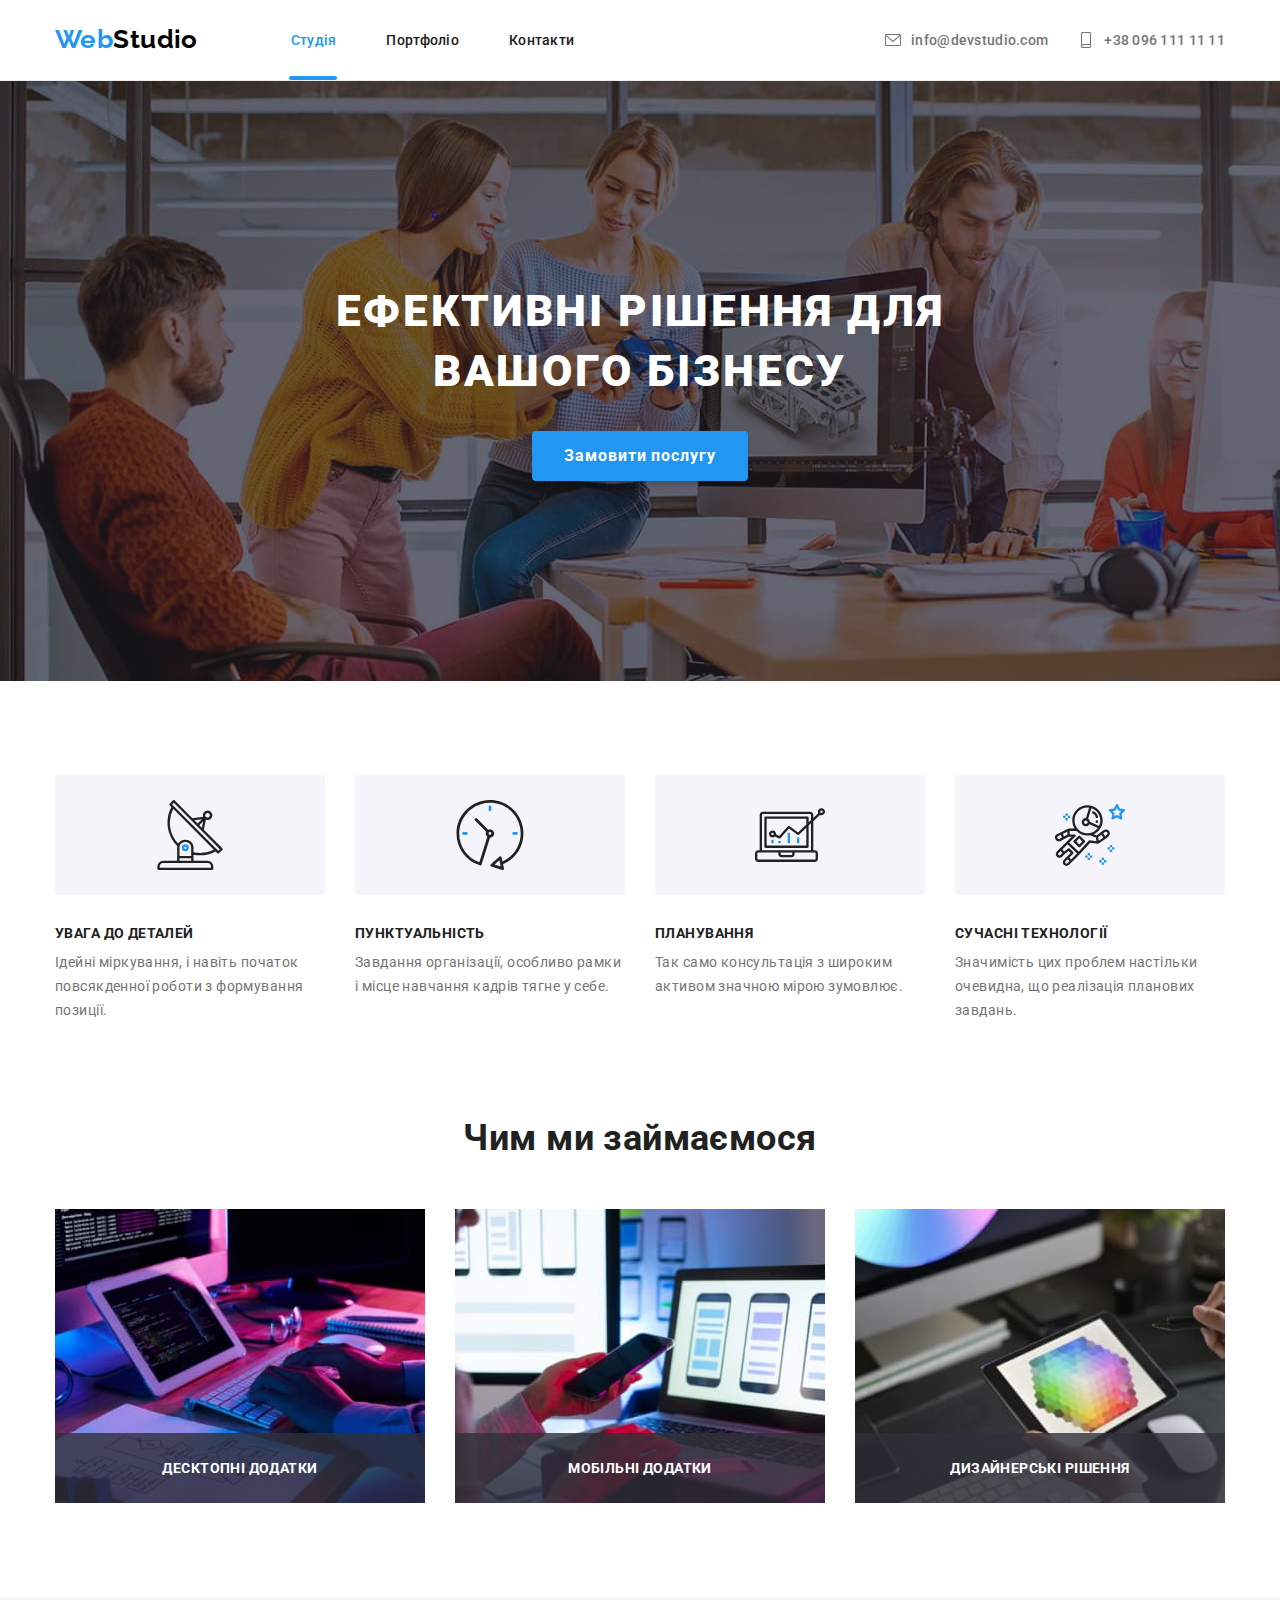
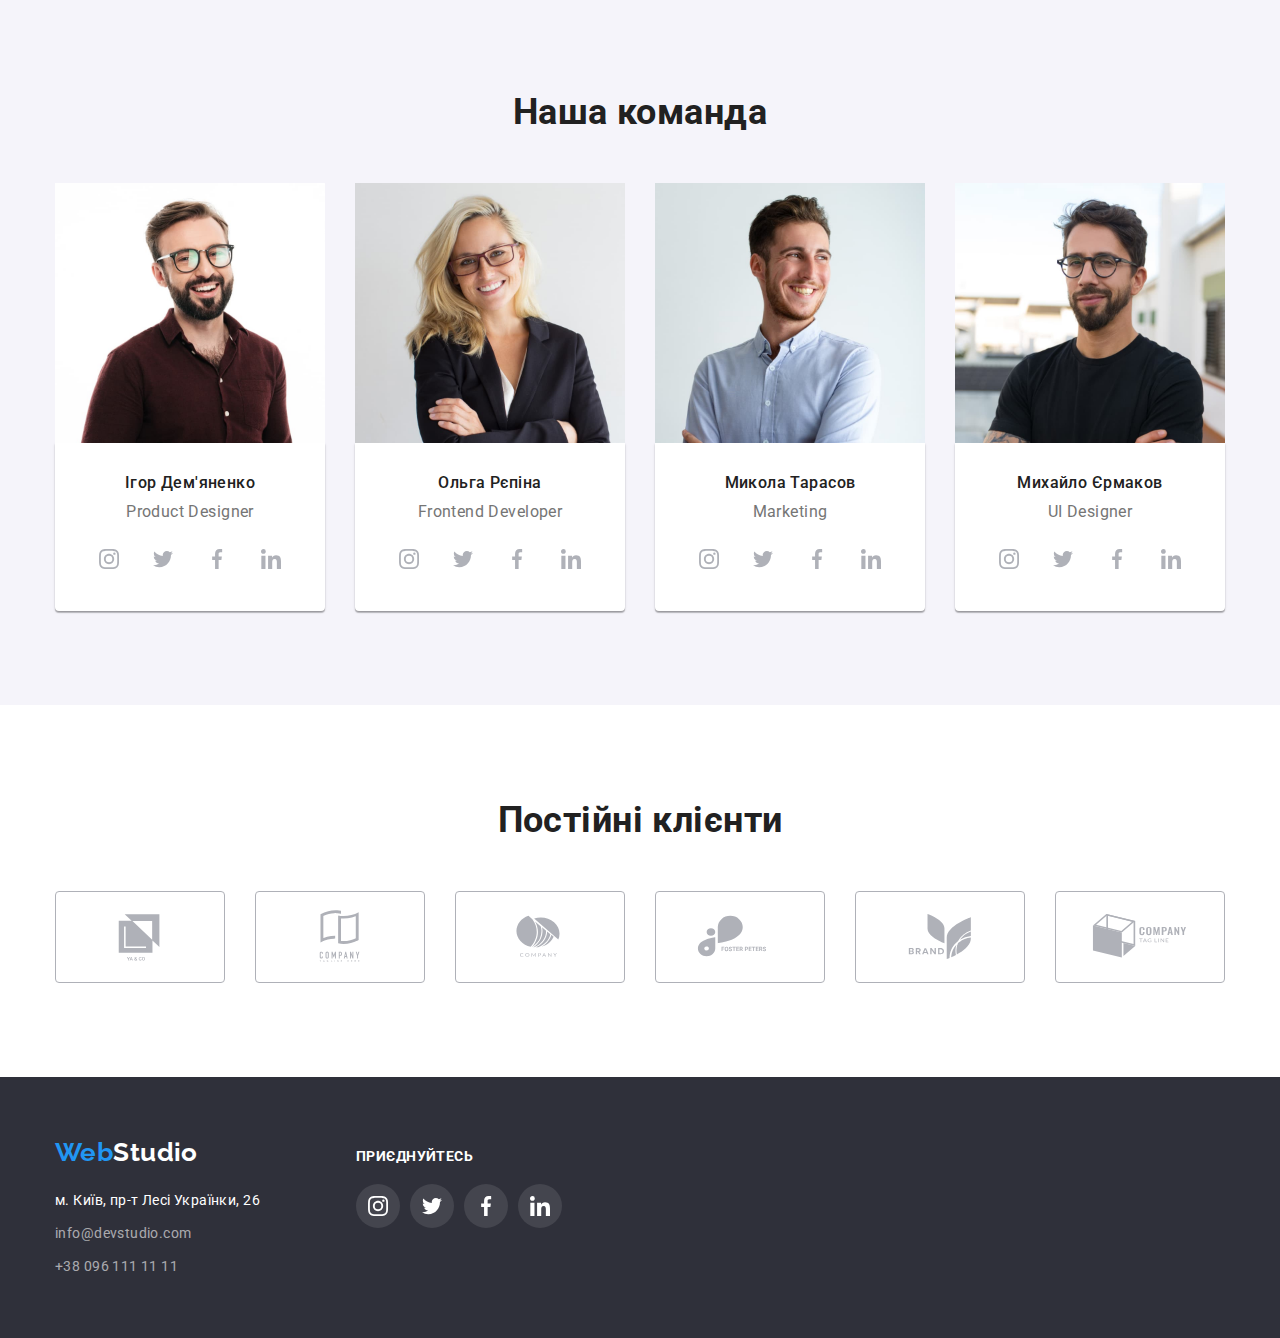
<file: index.html>
<!DOCTYPE html>
<html lang="uk">
    <head>
        <meta charset="UTF-8">
        <meta http-equiv="X-UA-Compatible" content="IE=edge">
        <meta name="viewport" content="width=device-width, initial-scale=1.0">
        <title>Студія</title>
        <link rel="preconnect" href="https://fonts.googleapis.com">
        <link rel="preconnect" href="https://fonts.gstatic.com" crossorigin>
        <link href="https://fonts.googleapis.com/css2?family=Raleway:wght@700&family=Roboto:wght@400;500;700;900&display=swap" rel="stylesheet">
        <!-- Спочатку нормалізатор -->
        <link rel="stylesheet" href="https://cdnjs.cloudflare.com/ajax/libs/modern-normalize/1.0.0/modern-normalize.min.css">
        <!-- Потім ваші стилі --> 
        <link rel="stylesheet" href="./css/styles.css">
    </head>
    
    <body>
        <!--Шапка-->
        <header class="header">
            <div class="container main-nav">
                <nav class="nav">
                    <a class="logo link" href="./index.html">Web<span class="logo-black link">Studio</span></a>
                    <ul class="nav-list list">
                        <li class="item"><a class="current-link link" href="./index.html">Студія</a></li>
                        <li class="item"><a class="nav-link link" href="./portfolio.html">Портфоліо</a></li>
                        <li class="item"><a class="nav-link link" href="">Контакти</a></li>
                    </ul>
                </nav>
                <ul class="contacts-list list">
                    <li class="item">
                        <a class="contacts-link link" href="mailto:info@devstudio.com">
                            <svg class="contacts-svg" width="16" height="12">
                                <use href="./images/icons.svg#icon-envelope"></use>
                            </svg>
                            <span>info@devstudio.com</span>
                        </a>
                    </li>
                    <li class="item">
                        <a class="contacts-link link" href="tel:+380961111111">
                            <svg class="contacts-svg" width="10" height="16">
                                <use href="./images/icons.svg#icon-smartphone"></use>
                            </svg>
                            <span>+38 096 111 11 11</span>
                        </a>
                    </li>
                </ul>
            </div>
        </header>
        
        <!--Унікальний зміст сторінки-->
        <main>
            <section class="hero">
                <div class="container">
                    <h1 class="hero-title">Ефективні рішення для вашого бізнесу</h1>
                    <button class="hero-btn" type="button" data-modal-open>Замовити послугу</button>
                </div>
            </section>
            
            <section class="benefits">
                <div class="container">
                    <h2 class="visually-hidden">Переваги</h2>
                    <ul class="benefits-list list">
                        <li class="item">
                            <div class="benefits-box">
                                <svg class="benefits-svg" width="70" height="70">
                                    <use href="./images/icons.svg#icon-antenna"></use>
                                </svg>
                            </div>
                            <h3 class="benefits-title">УВАГА ДО ДЕТАЛЕЙ</h3>
                            <p class="benefits-text">Ідейні міркування, і навіть початок повсякденної роботи з формування позиції.</p>
                        </li>
                        <li class="item">
                            <div class="benefits-box">
                                <svg class="benefits-svg" width="70" height="70">
                                    <use href="./images/icons.svg#icon-clock"></use>
                                </svg>
                            </div>
                            <h3 class="benefits-title">ПУНКТУАЛЬНІСТЬ</h3>
                            <p class="benefits-text">Завдання організації, особливо рамки і місце навчання кадрів тягне у себе.</p>
                        </li>
                        <li class="item">
                            <div class="benefits-box">
                                <svg class="benefits-svg" width="70" height="70">
                                    <use href="./images/icons.svg#icon-diagram"></use>
                                </svg>
                            </div>
                            <h3 class="benefits-title">ПЛАНУВАННЯ</h3>
                            <p class="benefits-text">Так само консультація з широким активом значною мірою зумовлює.</p>
                        </li>
                        <li class="item">
                            <div class="benefits-box">
                                <svg class="benefits-svg" width="70" height="70">
                                    <use href="./images/icons.svg#icon-astronaut"></use>
                                </svg>
                            </div>
                            <h3 class="benefits-title">СУЧАСНІ ТЕХНОЛОГІЇ</h3>
                            <p class="benefits-text">Значимість цих проблем настільки очевидна, що реалізація планових завдань.</p>
                        </li>
                    </ul>
                </div>
            </section>
            
            <section class="activity section">
                <div class="container">
                    <h2 class="activity-title">Чим ми займаємося</h2>
                    <ul class="activity-list list">
                        <li class="item"><img src="./images/gallery1.jpg" alt="gallery1" width="370">
                            <div class="activity-description">ДЕСКТОПНІ ДОДАТКИ</div>
                        </li>
                        <li class="item"><img src="./images/gallery2.jpg" alt="gallery2" width="370">
                            <div class="activity-description">МОБІЛЬНІ ДОДАТКИ</div>
                        </li>
                        <li class="item"><img src="./images/gallery3.jpg" alt="gallery3" width="370">
                            <div class="activity-description">ДИЗАЙНЕРСЬКІ РІШЕННЯ</div>
                        </li>
                    </ul>
                </div>
            </section>
            
            <section class="team section">
                <div class="container">
                    <h2 class="team-title">Наша команда</h2>
                    <ul class="team-list list">
                        <li class="item"> <img src="./images/product-designer.jpg" alt="Ігор Дем'яненко" width="270" height="260">
                            <div class="description">
                                <h3 class="team-list-title">Ігор Дем'яненко</h3>
                                <p class="team-list-text" lang="en">Product Designer</p>
                                <ul class="socialmedia-list list">
                                    <li>
                                        <a class="socialmedia-link" href=" ">
                                            <svg class="socialmedia-svg" width="20" height="20">
                                                <use href="./images/icons.svg#icon-instagram"></use>
                                            </svg>
                                        </a> 
                                    </li>
                                    <li>
                                        <a class="socialmedia-link" href=" ">
                                            <svg class="socialmedia-svg" width="20" height="20">
                                                <use href="./images/icons.svg#icon-twitter"></use>
                                            </svg>
                                        </a> 
                                    </li>
                                    <li>
                                        <a class="socialmedia-link" href=" ">
                                            <svg class="socialmedia-svg" width="20" height="20">
                                                <use href="./images/icons.svg#icon-facebook"></use>
                                            </svg>
                                        </a>
                                    </li>
                                    <li>
                                        <a class="socialmedia-link" href=" ">
                                            <svg class="socialmedia-svg" width="20" height="20">
                                                <use href="./images/icons.svg#icon-linkedin"></use>
                                            </svg>
                                        </a>
                                    </li>
                                </ul>
                            </div>
                        </li>
                        <li class="item"> <img src="./images/frontend-developer.jpg" alt="Ольга Рєпіна" width="270" height="260">
                            <div class="description">
                                <h3 class="team-list-title">Ольга Рєпіна</h3>
                                <p class="team-list-text" lang="en">Frontend Developer</p>
                                <ul class="socialmedia-list list">
                                    <li>
                                        <a class="socialmedia-link" href=" ">
                                            <svg class="socialmedia-svg" width="20" height="20">
                                                <use href="./images/icons.svg#icon-instagram"></use>
                                            </svg>
                                        </a> 
                                    </li>
                                    <li>
                                        <a class="socialmedia-link" href=" ">
                                            <svg class="socialmedia-svg" width="20" height="20">
                                                <use href="./images/icons.svg#icon-twitter"></use>
                                            </svg>
                                        </a> 
                                    </li>
                                    <li>
                                        <a class="socialmedia-link" href=" ">
                                            <svg class="socialmedia-svg" width="20" height="20">
                                                <use href="./images/icons.svg#icon-facebook"></use>
                                            </svg>
                                        </a>
                                    </li>
                                    <li>
                                        <a class="socialmedia-link" href=" ">
                                            <svg class="socialmedia-svg" width="20" height="20">
                                                <use href="./images/icons.svg#icon-linkedin"></use>
                                            </svg>
                                        </a>
                                    </li>
                                </ul>
                            </div>
                        </li>
                        <li class="item"> <img src="./images/marketing.jpg" alt="Микола Тарасов" width="270" height="260">
                            <div class="description">
                                <h3 class="team-list-title">Микола Тарасов</h3>
                                <p class="team-list-text" lang="en">Marketing</p>
                                <ul class="socialmedia-list list">
                                    <li>
                                        <a class="socialmedia-link" href=" ">
                                            <svg class="socialmedia-svg" width="20" height="20">
                                                <use href="./images/icons.svg#icon-instagram"></use>
                                            </svg>
                                        </a> 
                                    </li>
                                    <li>
                                        <a class="socialmedia-link" href=" ">
                                            <svg class="socialmedia-svg" width="20" height="20">
                                                <use href="./images/icons.svg#icon-twitter"></use>
                                            </svg>
                                        </a> 
                                    </li>
                                    <li>
                                        <a class="socialmedia-link" href=" ">
                                            <svg class="socialmedia-svg" width="20" height="20">
                                                <use href="./images/icons.svg#icon-facebook"></use>
                                            </svg>
                                        </a>
                                    </li>
                                    <li>
                                        <a class="socialmedia-link" href=" ">
                                            <svg class="socialmedia-svg" width="20" height="20">
                                                <use href="./images/icons.svg#icon-linkedin"></use>
                                            </svg>
                                        </a>
                                    </li>
                                </ul>
                            </div>
                        </li>
                        <li class="item"> <img src="./images/ui-designer.jpg" alt="Михайло Єрмаков" width="270" height="260">
                            <div class="description">
                                <h3 class="team-list-title">Михайло Єрмаков</h3>
                                <p class="team-list-text" lang="en">UI Designer</p>
                                <ul class="socialmedia-list list">
                                    <li>
                                        <a class="socialmedia-link" href=" ">
                                            <svg class="socialmedia-svg" width="20" height="20">
                                                <use href="./images/icons.svg#icon-instagram"></use>
                                            </svg>
                                        </a> 
                                    </li>
                                    <li>
                                        <a class="socialmedia-link" href=" ">
                                            <svg class="socialmedia-svg" width="20" height="20">
                                                <use href="./images/icons.svg#icon-twitter"></use>
                                            </svg>
                                        </a> 
                                    </li>
                                    <li>
                                        <a class="socialmedia-link" href=" ">
                                            <svg class="socialmedia-svg" width="20" height="20">
                                                <use href="./images/icons.svg#icon-facebook"></use>
                                            </svg>
                                        </a>
                                    </li>
                                    <li>
                                        <a class="socialmedia-link" href=" ">
                                            <svg class="socialmedia-svg" width="20" height="20">
                                                <use href="./images/icons.svg#icon-linkedin"></use>
                                            </svg>
                                        </a>
                                    </li>
                                </ul>
                            </div>
                        </li>
                    </ul>
                </div>
            </section>
        </main> 
        
        <section class="clients section">
            <div class="container">
                <h2 class="clients-title">Постійні клієнти</h2>
                <ul class="clients-list list">
                    <li class="item">
                        <a class="clients-link" href=" ">
                            <svg class="clients-svg" width="106" height="60">
                                <use href="./images/icons.svg#icon-client1"></use>
                            </svg>
                        </a>
                    </li>
                    <li class="item">
                        <a class="clients-link" href=" ">
                            <svg class="clients-svg" width="106" height="60">
                                <use href="./images/icons.svg#icon-client2"></use>
                            </svg>
                        </a>
                    </li>
                    <li class="item">
                        <a class="clients-link" href=" ">
                            <svg class="clients-svg" width="106" height="60">
                                <use href="./images/icons.svg#icon-client3"></use>
                            </svg>
                        </a>
                    </li>
                    <li class="item">
                        <a class="clients-link" href=" ">
                            <svg class="clients-svg" width="106" height="60">
                                <use href="./images/icons.svg#icon-client4"></use>
                            </svg>
                        </a>
                    </li>
                    <li class="item">
                        <a class="clients-link" href=" ">
                            <svg class="clients-svg" width="106" height="60">
                                <use href="./images/icons.svg#icon-client5"></use>
                            </svg>
                        </a>
                    </li>
                    <li class="item">
                        <a class="clients-link" href=" ">
                            <svg class="clients-svg" width="106" height="60">
                                <use href="./images/icons.svg#icon-client6"></use>
                            </svg>
                        </a>
                    </li>
                </ul>
            </div>
        </section>    

        <!--Підвал-->
        <footer class="footer">
            <div class="container">
                <div class="footer-box">
                    <div>
                        <a class="logo link" href="./index.html" >Web<span class="logo-white link">Studio</span></a>
                        <address>
                            <ul class="address-list list">
                                <li class="item">
                                    <a class="address-map-link link" href="https://goo.gl/maps/7WfShjQi5e1JMtdQ9" target="_blank" rel="noopener noreferrer nofollow">м. Київ, пр-т Лесі Українки, 26</a>
                                </li>
                                <li class="item">
                                    <a class="address-link link" href="mailto:info@devstudio.com">info@devstudio.com</a>
                                </li>
                                <li class="item">
                                    <a class="address-link link" href="tel:+380961111111">+38 096 111 11 11</a>
                                </li>
                            </ul>
                        </address>
                    </div>
                    <div class="social">
                        <p class="social-text">
                            ПРИЄДНУЙТЕСЬ
                        </p>
                        <ul class="socialmedia-list list">
                            <li>
                                <a class="socialmedia-link group" href=" ">
                                    <svg class="socialmedia-svg" width="20" height="20">
                                        <use href="./images/icons.svg#icon-instagram"></use>
                                    </svg>
                                </a> 
                            </li>
                            <li>
                                <a class="socialmedia-link group" href=" ">
                                    <svg class="socialmedia-svg" width="20" height="20">
                                        <use href="./images/icons.svg#icon-twitter"></use>
                                    </svg>
                                </a> 
                            </li>
                            <li>
                                <a class="socialmedia-link group" href=" ">
                                    <svg class="socialmedia-svg" width="20" height="20">
                                        <use href="./images/icons.svg#icon-facebook"></use>
                                    </svg>
                                </a>
                            </li>
                            <li>
                                <a class="socialmedia-link group" href=" ">
                                    <svg class="socialmedia-svg" width="20" height="20">
                                        <use href="./images/icons.svg#icon-linkedin"></use>
                                    </svg>
                                </a>
                            </li>
                        </ul>
                    </div>
                </div>
            </div>
        </footer>
        <div class="backdrop is-hidden" data-modal>
            <div class="modal">
                <button class="modal-close" data-modal-close>
                    <svg class="modal-close-svg" width="18" height="18">
                        <use href="./images/symbol-defs.svg#icon-close-black"></use>
                    </svg>
                </button>
            </div>
        </div>
        <script src="./js/modal.js"></script>
    </body>
</html>
</file>
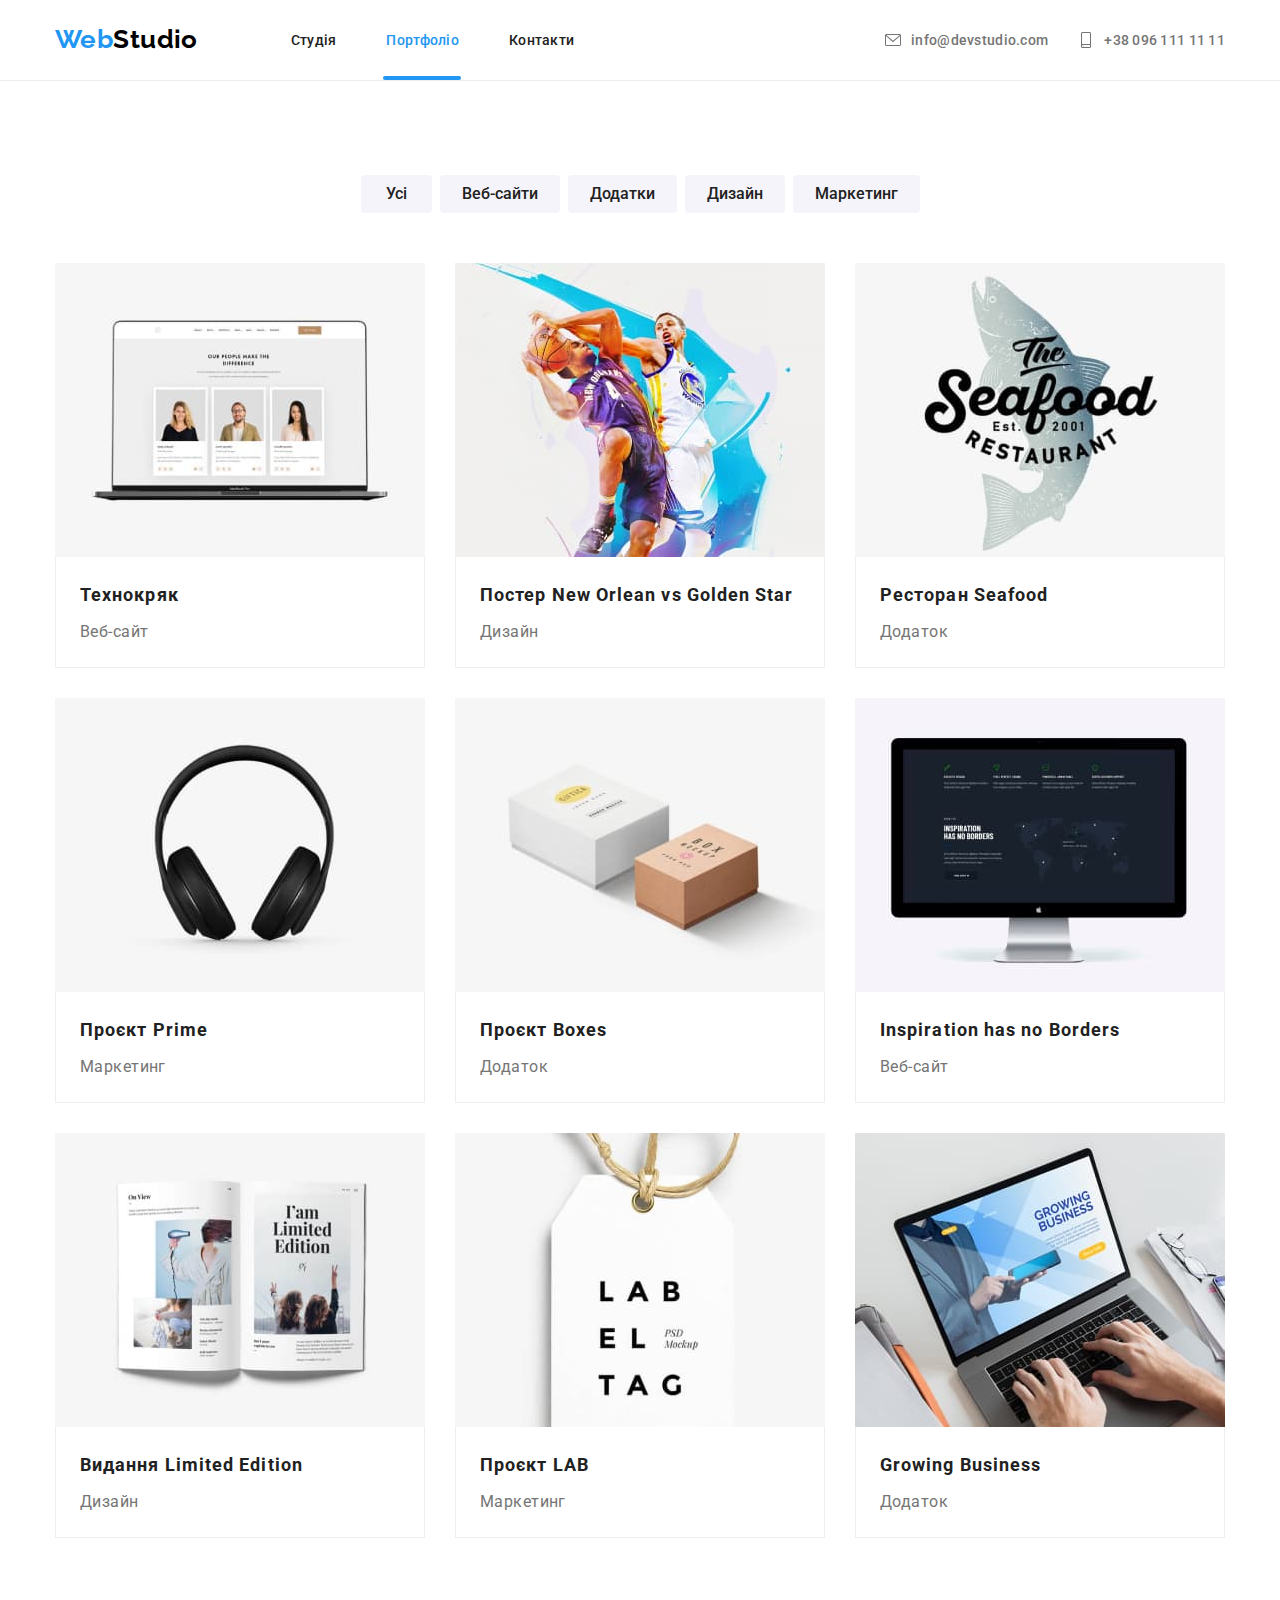
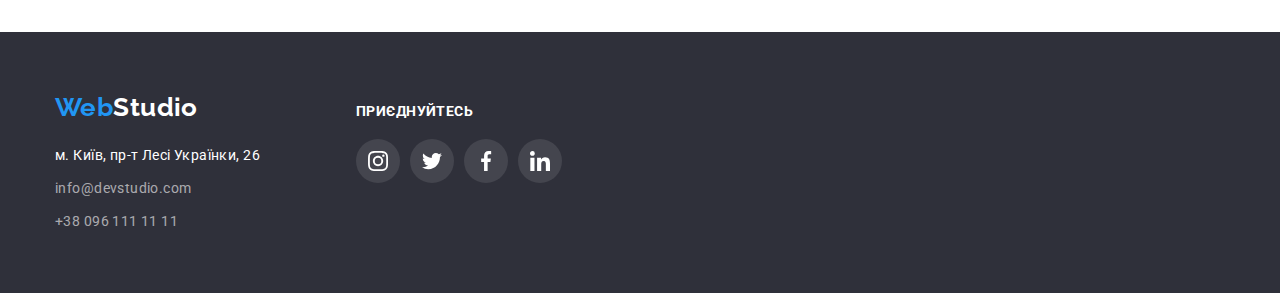
<file: portfolio.html>
<!DOCTYPE html>
<html lang="uk">
    <head>
        <meta charset="UTF-8">
        <meta http-equiv="X-UA-Compatible" content="IE=edge">
        <meta name="viewport" content="width=device-width, initial-scale=1.0">
        <title>Студія</title>
        <link rel="preconnect" href="https://fonts.googleapis.com">
        <link rel="preconnect" href="https://fonts.gstatic.com" crossorigin>
        <link href="https://fonts.googleapis.com/css2?family=Raleway:wght@700&family=Roboto:wght@400;500;700;900&display=swap" rel="stylesheet">
        <!-- Спочатку нормалізатор -->
        <link rel="stylesheet" href="https://cdnjs.cloudflare.com/ajax/libs/modern-normalize/1.0.0/modern-normalize.min.css">
        <!-- Потім ваші стилі --> 
        <link rel="stylesheet" href="./css/styles.css">
    </head>
    
    <body>
        <!--Шапка-->
        <header class="header">
            <div class="container main-nav">
                <nav class="nav">
                    <a class="logo link" href="./index.html">Web<span class="logo-black link">Studio</span></a>
                    <ul class="nav-list list">
                        <li class="item"><a class="nav-link link" href="./index.html">Студія</a></li>
                        <li class="item"><a class="portfolio-link link" href="./portfolio.html">Портфоліо</a></li>
                        <li class="item"><a class="nav-link link" href="">Контакти</a></li>
                    </ul>
                </nav>
                <ul class="contacts-list list">
                    <li class="item">
                        <a class="contacts-link link" href="mailto:info@devstudio.com">
                            <svg class="contacts-svg" width="16" height="12">
                                <use href="./images/icons.svg#icon-envelope"></use>
                            </svg>
                            <span>info@devstudio.com</span>
                        </a>
                    </li>
                    <li class="item">
                        <a class="contacts-link link" href="tel:+380961111111">
                            <svg class="contacts-svg" width="10" height="16">
                                <use href="./images/icons.svg#icon-smartphone"></use>
                            </svg>
                            <span>+38 096 111 11 11</span>
                        </a>
                    </li>
                </ul>
            </div>
        </header>
        
        <!--Унікальний зміст сторінки-->
        <main>
            <section class="portfolio section">
                <div class="container">
                    <h1 class="visually-hidden">Портфоліо</h1>
                    <ul class="portfolio-filter list">
                        <li class="item"><button class="filter-btn everyone" type="button">Усі</button></li>
                        <li class="item"><button class="filter-btn" type="button">Веб-сайти</button></li>
                        <li class="item"><button class="filter-btn" type="button">Додатки</button></li>
                        <li class="item"><button class="filter-btn" type="button">Дизайн</button></li>
                        <li class="item"><button class="filter-btn" type="button">Маркетинг</button></li>
                    </ul>
                    <ul class="portfolio-list list">
                        <li class="item">
                            <a class="link" href=" ">
                                <div class="portfolio-thumb">
                                    <img src="./images/portfolio1.jpg" alt="Веб-сайт Технокряк" width="370" height="294">
                                    <div class="portfolio-overlay">Ресурс пропонує комплексні пропозиції з різним рівнем функціоналу та сервісів. Все це дозволить відвідувачу отримати вичерпні відомості про компанію чи приватну особу.
                                    </div>
                                </div>
                                <div class="description">
                                    <h2 class="portfolio-title">Технокряк</h2>
                                    <p class="portfolio-text">Веб-сайт</p>
                                </div>
                            </a>
                        </li>
                        <li class="item">
                            <a class="link" href=" ">
                                <div class="portfolio-thumb">
                                    <img src="./images/portfolio2.jpg" alt="Постер New Orlean vs Golden Star" width="370" height="294">
                                    <div class="portfolio-overlay">Ресурс пропонує комплексні пропозиції з різним рівнем функціоналу та сервісів. Все це дозволить відвідувачу отримати вичерпні відомості про компанію чи приватну особу.
                                    </div>
                                </div>
                                <div class="description">
                                    <h2 class="portfolio-title">Постер New Orlean vs Golden Star</h2>
                                    <p class="portfolio-text">Дизайн</p>
                                </div>
                            </a>
                        </li>
                        <li class="item">
                            <a class="link" href=" ">
                                <div class="portfolio-thumb">
                                    <img src="./images/portfolio3.jpg" alt="Додаток Ресторан Seafood" width="370" height="294">
                                    <div class="portfolio-overlay">Ресурс пропонує комплексні пропозиції з різним рівнем функціоналу та сервісів. Все це дозволить відвідувачу отримати вичерпні відомості про компанію чи приватну особу.
                                    </div>
                                </div>
                                <div class="description">
                                    <h2 class="portfolio-title">Ресторан Seafood</h2>
                                    <p class="portfolio-text">Додаток</p>
                                </div>    
                            </a>
                        </li>
                        <li class="item">
                            <a class="link" href=" ">
                                <div class="portfolio-thumb">
                                    <img src="./images/portfolio4.jpg" alt="Проєкт Prime" width="370" height="294">
                                    <div class="portfolio-overlay">Ресурс пропонує комплексні пропозиції з різним рівнем функціоналу та сервісів. Все це дозволить відвідувачу отримати вичерпні відомості про компанію чи приватну особу.
                                    </div>
                                </div>
                                <div class="description">
                                    <h2 class="portfolio-title">Проєкт Prime</h2>
                                    <p class="portfolio-text">Маркетинг</p>
                                </div>
                            </a>
                        </li>
                        <li class="item">
                            <a class="link" href=" ">
                                <div class="portfolio-thumb">
                                    <img src="./images/portfolio5.jpg" alt="Додаток Проєкт Boxes" width="370" height="294">
                                    <div class="portfolio-overlay">Ресурс пропонує комплексні пропозиції з різним рівнем функціоналу та сервісів. Все це дозволить відвідувачу отримати вичерпні відомості про компанію чи приватну особу.
                                    </div>
                                </div>
                                <div class="description">
                                    <h2 class="portfolio-title">Проєкт Boxes</h2>
                                    <p class="portfolio-text">Додаток</p>
                                </div>   
                            </a>
                        </li>
                        <li class="item">
                            <a class="link" href=" ">
                                <div class="portfolio-thumb">
                                    <img src="./images/portfolio6.jpg" alt="Веб-сайт Inspiration has no Borders" width="370" height="294">
                                    <div class="portfolio-overlay">Ресурс пропонує комплексні пропозиції з різним рівнем функціоналу та сервісів. Все це дозволить відвідувачу отримати вичерпні відомості про компанію чи приватну особу.
                                    </div>
                                </div>
                                <div class="description">
                                    <h2 class="portfolio-title">Inspiration has no Borders</h2>
                                    <p class="portfolio-text">Веб-сайт</p>
                                </div>
                            </a>
                        </li>
                        <li class="item">
                            <a class="link" href=" ">
                                <div class="portfolio-thumb">
                                    <img src="./images/portfolio7.jpg" alt="Видання Limited Edition" width="370" height="294">
                                    <div class="portfolio-overlay">Ресурс пропонує комплексні пропозиції з різним рівнем функціоналу та сервісів. Все це дозволить відвідувачу отримати вичерпні відомості про компанію чи приватну особу.
                                    </div>
                                </div>
                                <div class="description">
                                    <h2 class="portfolio-title">Видання Limited Edition</h2>
                                    <p class="portfolio-text">Дизайн</p>
                                </div>
                            </a>
                        </li>
                        <li class="item">
                            <a class="link" href=" ">
                                <div class="portfolio-thumb">
                                    <img src="./images/portfolio8.jpg" alt="Проєкт LAB" width="370" height="294">
                                    <div class="portfolio-overlay">Ресурс пропонує комплексні пропозиції з різним рівнем функціоналу та сервісів. Все це дозволить відвідувачу отримати вичерпні відомості про компанію чи приватну особу.
                                    </div>
                                </div>
                                <div class="description">
                                    <h2 class="portfolio-title">Проєкт LAB</h2>
                                    <p class="portfolio-text">Маркетинг</p>
                                </div>
                            </a>
                        </li>
                        <li class="item">
                            <a class="link" href=" ">
                                <div class="portfolio-thumb">
                                    <img src="./images/portfolio9.jpg" alt="Додаток Growing Business" width="370" height="294">
                                    <div class="portfolio-overlay">Ресурс пропонує комплексні пропозиції з різним рівнем функціоналу та сервісів. Все це дозволить відвідувачу отримати вичерпні відомості про компанію чи приватну особу.
                                    </div>
                                </div>
                                <div class="description">
                                    <h2 class="portfolio-title">Growing Business</h2>
                                    <p class="portfolio-text">Додаток</p>
                                </div> 
                            </a>
                        </li>
                    </ul>
                </div>
            </section>  
        </main>
    
        <!--Підвал-->
        <footer class="footer">
            <div class="container">
                <div class="footer-box">
                    <div>
                        <a class="logo link" href="./index.html" >Web<span class="logo-white link">Studio</span></a>
                        <address>
                            <ul class="address-list list">
                                <li class="item">
                                    <a class="address-map-link link" href="https://goo.gl/maps/7WfShjQi5e1JMtdQ9" target="_blank" rel="noopener noreferrer nofollow">м. Київ, пр-т Лесі Українки, 26</a>
                                </li>
                                <li class="item">
                                    <a class="address-link link" href="mailto:info@devstudio.com">info@devstudio.com</a>
                                </li>
                                <li class="item">
                                    <a class="address-link link" href="tel:+380961111111">+38 096 111 11 11</a>
                                </li>
                            </ul>
                        </address>
                    </div>
                    <div class="social">
                        <p class="social-text">
                            ПРИЄДНУЙТЕСЬ
                        </p>
                        <ul class="socialmedia-list list">
                            <li>
                                <a class="socialmedia-link group" href=" ">
                                    <svg class="socialmedia-svg" width="20" height="20">
                                        <use href="./images/icons.svg#icon-instagram"></use>
                                    </svg>
                                </a> 
                            </li>
                            <li>
                                <a class="socialmedia-link group" href=" ">
                                    <svg class="socialmedia-svg" width="20" height="20">
                                        <use href="./images/icons.svg#icon-twitter"></use>
                                    </svg>
                                </a> 
                            </li>
                            <li>
                                <a class="socialmedia-link group" href=" ">
                                    <svg class="socialmedia-svg" width="20" height="20">
                                        <use href="./images/icons.svg#icon-facebook"></use>
                                    </svg>
                                </a>
                            </li>
                            <li>
                                <a class="socialmedia-link group" href=" ">
                                    <svg class="socialmedia-svg" width="20" height="20">
                                        <use href="./images/icons.svg#icon-linkedin"></use>
                                    </svg>
                                </a>
                            </li>
                        </ul>
                    </div>
                </div>
            </div>
        </footer>
    </body>
</html>
</file>
<file: css/styles.css>
/*GENERAL STYLES*/

:root {
    --primary-text-color: #757575;
    --title-text-color: #212121;
    --accent-color: #2196F3;
    --primary-background-color: #FFFFFF;
    --animation-time: 250ms;
    --animation-timing-function: cubic-bezier(0.4, 0, 0.2, 1);
}

html {
	box-sizing: border-box;
}

*,
*::after,
*::before {
	box-sizing: inherit;
}

.list {
	list-style: none;
	padding-left: 0;
	margin: 0;
}

.link {
	text-decoration: none;
	color: inherit;
    transition-property: color;
    transition-duration: var(--animation-time);
    transition-timing-function: var(--animation-timing-function);
}

.link:hover,
.link:focus {
    color: var(--accent-color);

}

img {
	display: block;
	max-width: 100%;
	height: auto;
}

h1, h2, h3, ul, p {
    margin-top: 0;
    margin-bottom: 0;
}

body {
    font-family: 'Roboto', sans-serif;
    font-size: 14px;
    letter-spacing: 0.03em;
    color: var(--primary-text-color);
    background-color: var(--primary-background-color);
}

.section {
    padding-top: 94px;
    padding-bottom: 94px;
}

.container {
    width: 1200px;
    margin: 0 auto;
    padding: 0 15px;
  }

.visually-hidden {
    position: absolute;
    width: 1px;
    height: 1px;
    margin: -1px;
    border: 0;
    padding: 0;
    
    white-space: nowrap;
    clip-path: inset(100%);
    clip: rect(0 0 0 0);
    overflow: hidden;
  }

/*HEADER*/

.header {
    border-bottom: 1px solid #ECECEC;
}

.main-nav {
    display: flex;
    align-items: center;
}

.nav {
    display: flex;
    align-items: center;
    }

.header .logo {
    display: block;
    padding-top: 24px;
    padding-bottom: 25px;
    
    font-family: 'Raleway', sans-serif;
    font-weight: 700;
    font-size: 26px;
    line-height: calc(31/26);
    color: var(--accent-color);
}

.logo-black {
    font-family: 'Raleway', sans-serif;
    font-weight: 700;
    font-size: 26px;
    line-height: calc(31/26);
    color: #000000;
}

.nav-list {
    display: flex;
    margin-left: 93px;
}

.nav-list .item:not(:last-child) {
    margin-right: 50px;
}

.current-link {
    display: block;
    position: relative;
    
    padding-top: 32px;
    padding-bottom: 32px;
    
    font-weight: 500;
    line-height: calc(16/14);
    letter-spacing: 0.02em;
    color: var(--accent-color);
}

.current-link::after {
    display: inline-block;
    position: absolute;
    content: "";
    top: 76px;
    left: -2px;

    width: 48px;
    height: 4px;
    background-color: var(--accent-color);
    border-radius: 2px;
}

.portfolio-link {
    display: block;
    position: relative;
    
    padding-top: 32px;
    padding-bottom: 32px;
    
    font-weight: 500;
    line-height: calc(16/14);
    letter-spacing: 0.02em;
    color: var(--accent-color);
}

.portfolio-link::after {
    display: inline-block;
    position: absolute;
    content: "";
    top: 76px;
    left: -3px;

    width: 78px;
    height: 4px;
    background-color: var(--accent-color);
    border-radius: 2px;
}

.nav-link {
    display: block;
    padding-top: 32px;
    padding-bottom: 32px;
    
    font-weight: 500;
    line-height: calc(16/14);
    letter-spacing: 0.02em;
    color: var(--title-text-color);
}

.contacts-list {
    display: flex;
    margin-left: auto;
}

.contacts-list .item + .item {
    margin-left: 30px;
}

.contacts-link {
    display: flex;
    align-items: center;
    gap: 10px;
    padding-top: 32px;
    padding-bottom: 32px;
    
    font-weight: 500;
    line-height: calc(16/14);
    letter-spacing: 0.02em;
    color: var(--primary-text-color);
}

.contacts-svg {
    fill: currentColor;
    width: 16px;
    height: 16px;
}

/*HERO*/

.hero {
    max-width: 1600px;
    height: 600px;
    margin-left: auto;
    margin-right: auto;
    padding-top: 200px;
    padding-bottom: 200px;

    background-image: linear-gradient(
        to right, 
        rgba(47, 48, 58, 0.4),
        rgba(47, 48, 58, 0.4)
        ), 
        url(../images/overlay.jpg);
    background-color: #2F303A;
}

.hero-title {
    width: 696px;
    margin-left: auto;
    margin-right: auto;
    margin-bottom: 30px;
   
    font-weight: 900;
    font-size: 44px;
    line-height: calc(60/44);
    text-align: center;
    letter-spacing: 0.06em;
    text-transform: uppercase;
    color: var(--primary-background-color);
}

.hero-btn {
    margin-left: auto;
    margin-right: auto;
    padding-top: 10px;
    padding-bottom: 10px;
    padding-left: 32px;
    padding-right: 32px;

    display: flex;
    align-items: center;
    justify-content: center;
            
    font-family: 'Roboto', sans-serif;
    font-weight: 700;
    font-size: 16px;
    line-height: calc(30/16);
    text-align: center;
    letter-spacing: 0.06em;
    color: var(--primary-background-color);
    background-color: var(--accent-color);
    cursor: pointer;

    box-shadow: 0px 4px 4px rgba(0, 0, 0, 0.15);
    border-radius: 4px;
    border: 0 solid transparent;
    border-radius: 4px;

    transition: background-color var(--animation-time) var(--animation-timing-function);
}

.hero-btn:hover, 
.hero-btn:focus {
    background-color: #188CE8;
}

/*BENEFITS*/

.benefits {
    background: var(--primary-background-color);
    padding-top: 94px;
}

.benefits-list {
    display: flex;
}

.benefits-list .item:not(:last-child) {
    margin-right: 30px;
}

.benefits-box {
    display: flex;
    align-items: center;
    justify-content: center;
    width: 270px;
    height: 120px;
    margin-bottom: 30px;
    background-color: #F5F4FA;
    border-radius: 4px;
}

.benefits-title {
    margin-bottom: 10px;
    font-weight: 700;
    font-size: 14px;
    line-height: calc(16/14);
    text-transform: uppercase;
    color: var(--title-text-color);
}

.benefits-text {
    line-height: 171%;
    letter-spacing: 0.03em;
}

/*ACTIVITY*/

.activity {
    background: var(--primary-background-color);
}

.activity-title {
    margin-bottom: 50px;
    
    font-weight: 700;
    font-size: 36px;
    line-height: calc(42/36);
    text-align: center;
    color: var(--title-text-color);
}

.activity-list {
    display: flex;
    justify-content: space-between;
}

.activity-list .item {
    position: relative;
}

.activity-description {
    position: absolute;
    width: 370px;
    height: 70px;
    top: 224px;
    padding-top: 27px;

    font-weight: 700;
    line-height: calc(16/14);
    text-align: center;
    text-transform: uppercase;

    color: var(--primary-background-color);
    background-color: rgba(47, 48, 58, 0.8);
}

/*TEAM*/

.team {
    background-color: #F5F4FA;
}

.team-title {
    margin-bottom: 50px;
    
    font-weight: 700;
    font-size: 36px;
    line-height: calc(42/36);
    text-align: center;
    color: var(--title-text-color);
}

.team-list {
    display: flex;
    justify-content: space-between;
}

.team-list .description {
    padding-top: 30px;
    padding-bottom: 30px;
    background: var(--primary-background-color);
    box-shadow: 0px 1px 3px rgba(0, 0, 0, 0.12), 0px 1px 1px rgba(0, 0, 0, 0.14), 0px 2px 1px rgba(0, 0, 0, 0.2);
    border-radius: 0px 0px 4px 4px;
    border-top: none;
}

.team-list-title {
    margin-bottom: 10px;
    font-weight: 500;
    font-size: 16px;
    line-height: calc(19/16);
    text-align: center;
    color: var(--title-text-color);
}

.team-list-text {
    margin-bottom: 16px;
    font-size: 16px;
    line-height: calc(19/16);
    text-align: center;
}

.socialmedia-list {
    display: flex;
    justify-content: center;
    gap: 10px;
}

.socialmedia-link {
    display: flex;
    width: 44px;
    height: 44px;
    align-items: center;
    justify-content: center;
    color: #AFB1B8;
    border: none;
    border-radius: 50%;
    
    transition: color var(--animation-time) var(--animation-timing-function), background-color var(--animation-time) var(--animation-timing-function);
}

.socialmedia-link:hover,
.socialmedia-link:focus {
    color: var(--primary-background-color); 
    background-color: var(--accent-color);
}

.socialmedia-svg {
    fill: currentColor;
}

/*CLIENTS*/

.clients {
    background: var(--primary-background-color);
}

.clients-title {
    margin-bottom: 50px;
    font-weight: 700;
    font-size: 36px;
    line-height: calc(42/36);
    text-align: center;
    color: var(--title-text-color);
}

.clients-list {
    display: flex;
    flex-wrap: wrap;
    gap: 30px;
}

.clients-list .item {
    flex-basis: calc((100% - 5 * 30px) / 6);
}

.clients-link {
    display: flex;
    width: 170px;
    height: 92px;
    align-items: center;
    justify-content: center;
    color: #AFB1B8;
    border: 1px solid #AFB1B8;
    border-radius: 4px;
    
    transition: color var(--animation-time) var(--animation-timing-function), border var(--animation-time) var(--animation-timing-function);
}

.clients-svg {
    fill: currentColor;
}

.clients-link:hover,
.clients-link:focus {
    color: var(--accent-color);
    border: 1px solid var(--accent-color); 
}

/*PORTFOLIO*/

.portfolio {
    background-color: var(--primary-background-color);
}

.portfolio-filter {
    display: flex;
    justify-content: center;
    margin-bottom: 50px;
}

.portfolio-filter .item:not(:last-child) {
    margin-right: 8px;
}

.filter-btn {
    padding: 6px 22px;
    
    font-family: 'Roboto', sans-serif;
    font-weight: 500;
    font-size: 16px;
    line-height: calc(26/16);
    text-align: center;
    color: var(--title-text-color);
    
    background-color: #F5F4FA;
    border: 0 solid transparent;
    border-radius: 4px;
    cursor: pointer;

    transition: color var(--animation-time) var(--animation-timing-function), background-color var(--animation-time) var(--animation-timing-function), box-shadow var(--animation-time) var(--animation-timing-function);
}

.filter-btn.everyone {
    padding: 6px 25px;
}

.filter-btn:hover, 
.filter-btn:focus {
    color: var(--primary-background-color);
    background-color: var(--accent-color);
    box-shadow: 0px 3px 1px rgba(0, 0, 0, 0.1), 0px 1px 2px rgba(0, 0, 0, 0.08), 0px 2px 2px rgba(0, 0, 0, 0.12);
}

.portfolio-list {
    display: flex;
    flex-wrap: wrap;
    gap: 30px;
}

.portfolio-list .item {
    flex-basis: calc((100% - 2 * 30px) / 3);
    transition: box-shadow var(--animation-time) var(--animation-timing-function);
}

.portfolio-thumb {
    position: relative;
    width: 370px;
    height: 294px;
    overflow: hidden;
}

.portfolio-overlay {
    position: absolute;
    width: 370px;
    height: 294px;
    top: 0;
    left: 0;
    padding: 63px 24px;

    font-weight: 400;
    font-size: 18px;
    line-height: calc(28/18);
    letter-spacing: 0.03em;
    color: var(--primary-background-color);
    background-color: rgba(33, 150, 243, 0.9);

    transform: translateY(100%);
    transition: transform var(--animation-time) var(--animation-timing-function);
}

.portfolio-list .item:hover .portfolio-overlay {
    transform: translateY(0);
}

.portfolio-list .item:hover,
.portfolio-list .item:focus {
    box-shadow: 0px 1px 1px rgba(0, 0, 0, 0.12), 0px 4px 4px rgba(0, 0, 0, 0.06), 1px 4px 6px rgba(0, 0, 0, 0.16);
}

.portfolio-list .description {
    padding: 20px 24px;
    border: 1px solid #EEEEEE;
    border-top: none;
}

.portfolio-title {
    margin-bottom: 4px;
        
    font-weight: 700;
    font-size: 18px;
    line-height: calc(36/18);
    letter-spacing: 0.06em;
    color: var(--title-text-color);
}

.portfolio-text {
    font-size: 16px;
    line-height: calc(30/16);
    color: var(--primary-text-color);
}

/*FOOTER*/

.footer {
    background: #2F303A;
    padding-top: 60px;
    padding-bottom: 60px;
}

.footer-box {
    display: flex;
    align-items: baseline;
    gap: 70px;
}

.footer .logo {
    display: block;
    margin-bottom: 20px;
    
    font-family: 'Raleway', sans-serif;
    font-weight: 700;
    font-size: 26px;
    line-height: calc(31/26);
    color: var(--accent-color);
}

.logo-white {
    font-family: 'Raleway', sans-serif;
    font-weight: 700;
    font-size: 26px;
    line-height: calc(31/26);
    color: var(--primary-background-color);
}

.address-list .item {
    width: 231px;
}

.address-list .item:not(:last-child) {
    margin-bottom: 9px;
}

.address-map-link {
    font-style: normal;
    line-height: calc(24/14);
    color: var(--primary-background-color);
}

.address-link {
    font-style: normal;
    line-height: calc(24/14);
    color: rgba(255, 255, 255, 0.6);
}

.social-text {
    margin-bottom: 20px;
    font-weight: 700;
    font-size: 14px;
    line-height: calc(16/14);
    letter-spacing: 0.03em;
    text-transform: uppercase;
    color: #FFFFFF;
}

.socialmedia-link.group {
    color: var(--primary-background-color);
    background-color: rgba(255, 255, 255, 0.1);
    transition-property: background-color;
    transition-duration: var(--animation-time);
    transition-timing-function: var(--animation-timing-function);
}

.socialmedia-link.group:hover,
.socialmedia-link.group:focus {
    background-color: var(--accent-color);
}

/* MODAL WINDOW */

.backdrop {
    position: fixed;
    top: 0;
    left: 0;
    width: 100%;
    height: 100%;
    background-color: rgba(0, 0, 0, 0.2);
    opacity: 1;
    transition: opacity var(--animation-time) var(--animation-timing-function);
}

.backdrop.is-hidden {
    opacity: 0;
    pointer-events: none;
}

.backdrop.is-hidden .modal {
    transform: translate(-50%, -50%) scale(0.9);
    opacity: 0;
}

.modal {
    position: absolute;
    top: 50%;
    left: 50%;
    transform: translate(-50%, -50%) scale(1);
    width: 528px;
    height: 581px;
    
    background-color: var(--primary-background-color);
    box-shadow: 0px 1px 3px rgba(0, 0, 0, 0.12), 0px 1px 1px rgba(0, 0, 0, 0.14), 0px 2px 1px rgba(0, 0, 0, 0.2);
    border-radius: 4px;
    opacity: 1;

    transition: transform var(--animation-time) var(--animation-timing-function), opacity var(--animation-time) var(--animation-timing-function);
}

.modal-close {
    position: absolute;
    top: 8px;
    right: 8px;

    display: flex;
    width: 30px;
    height: 30px;
    align-items: center;
    justify-content: center;
    color: #000000;
    background-color: var(--primary-background-color);
    border: 1px solid rgba(0, 0, 0, 0.1);
}

.modal-close-svg {
    fill: currentColor;
}
</file>
